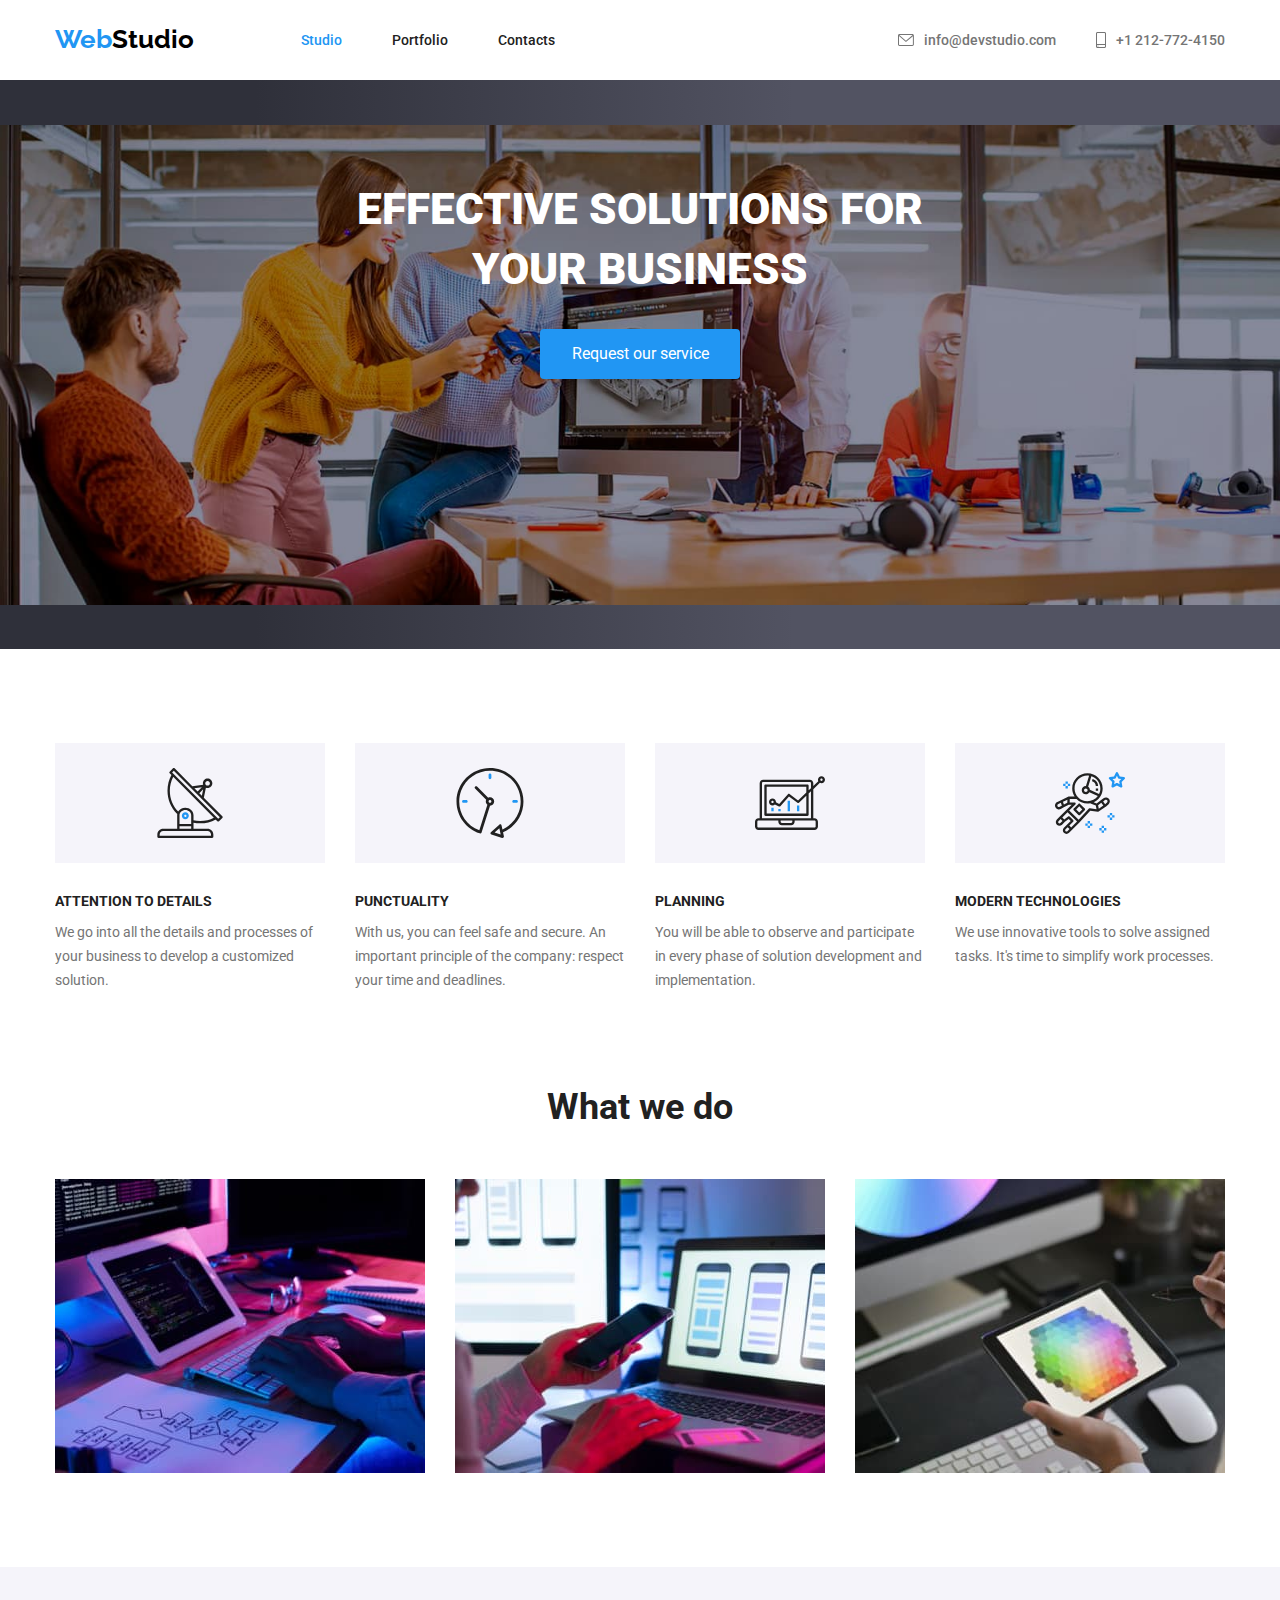
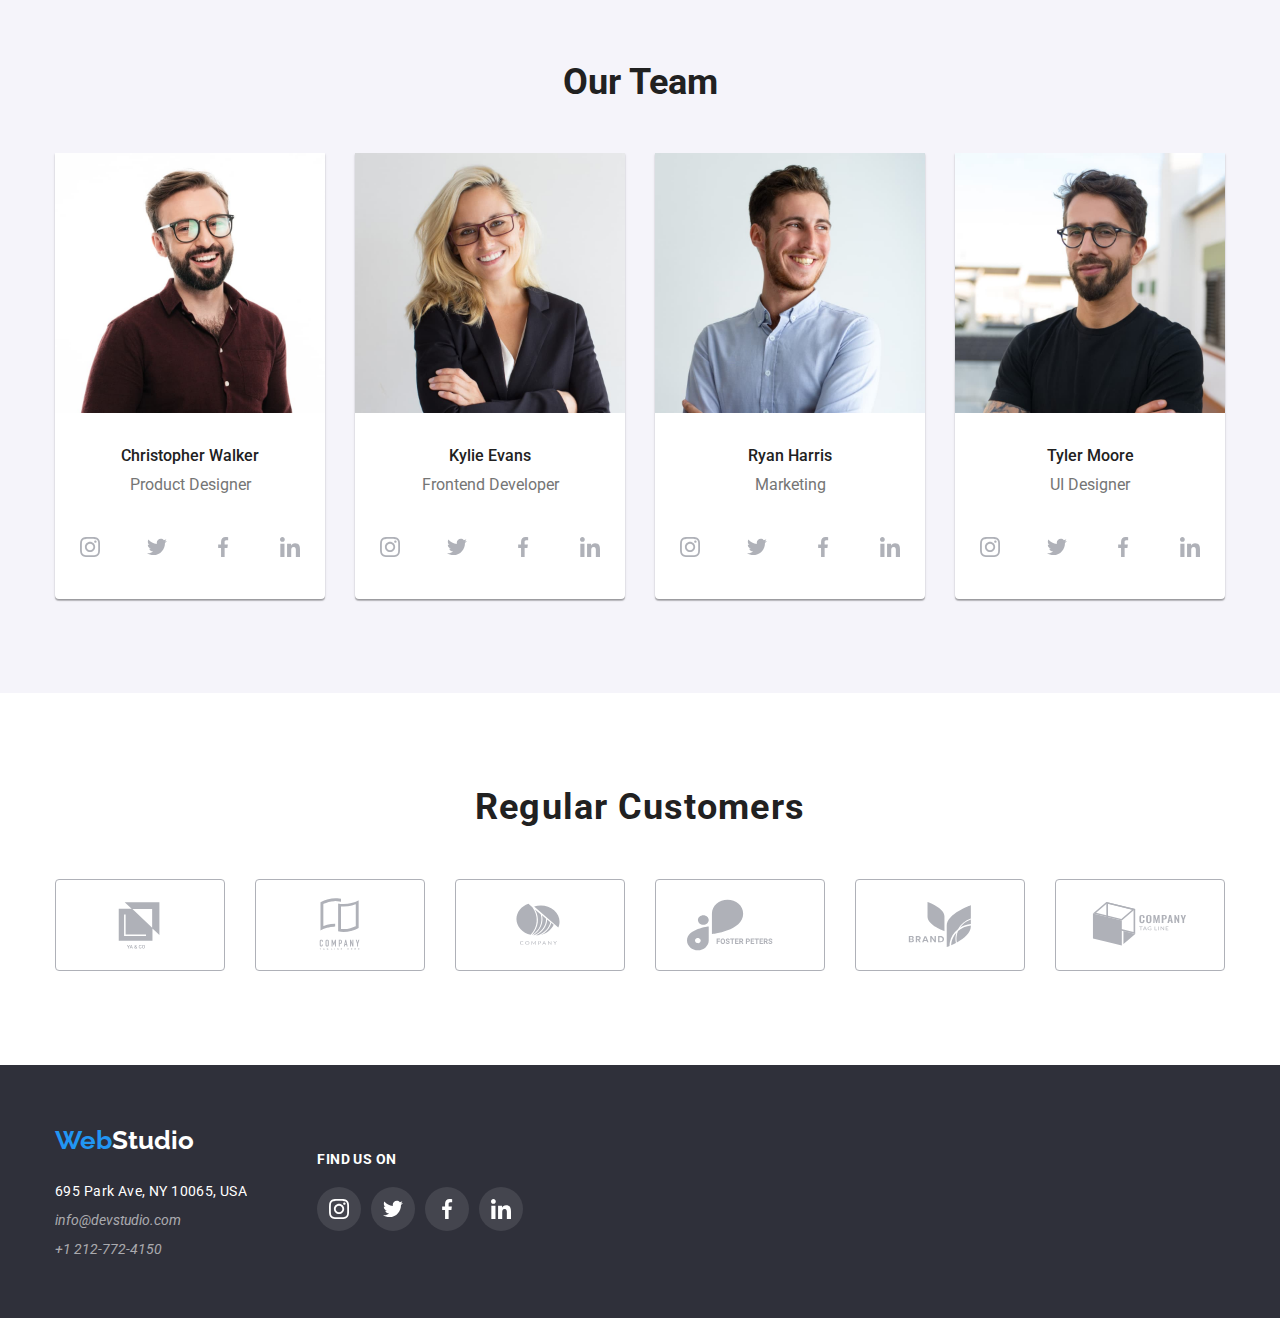
<file: index.html>
<!DOCTYPE html>
<html lang="en">
  <head>
    <meta charset="UTF-8" />
    <meta name="viewport" content="width=device-width, initial-scale=1.0" />
    <title>WebStudio</title>
    <link rel="stylesheet" href="./css/modern-normalize.css" />
    <link rel="preconnect" href="https://fonts.googleapis.com" />
    <link rel="preconnect" href="https://fonts.gstatic.com" crossorigin />
    <link
      href="https://fonts.googleapis.com/css2?family=Raleway:wght@700&family=Roboto:wght@400;500;700;900&display=swap"
      rel="stylesheet"
    />
    <link rel="stylesheet" href="./css/styles.css" />
  </head>
  <body class="container">
    <!--Header-->
    <header class="header small-container">
      <div class="header-container">
        <a href="index.html" class="logo"
          ><span class="logo-color">Web</span>Studio</a
        >
        <!--Website Navigation-->
        <nav class="navigation">
          <ul class="header-links">
            <li>
              <a href="index.html" class="link studio">Studio</a>
            </li>
            <li>
              <a href="portfolio.html" class="link portfolio">Portfolio</a>
            </li>
            <li><a href="" class="link contacts-page">Contacts</a></li>
          </ul>
        </nav>
        <!--Link to contacts-->
        <ul class="header-contacts">
          <li class="mail-header-group">
            <a
              href="mailto:info@devstudio.com"
              class="contacts header-contacts-mail"
              ><span
                href="mailto:info@devstudio.com"
                class="header-icon header-contacts-mail"
                aria-label="Mail"
                ><svg class="mail">
                  <use href="./images/icons.svg#icon-envelope"></use>
                </svg> </span
              >info@devstudio.com</a
            >
          </li>
          <li class="phone-header-group">
            <a href="tel:+12127724150" class="contacts header-contacts-phone"
              ><span
                href="tel:+12127724150"
                class="header-icon header-contacts-phone"
                aria-label="Phone number"
                ><svg class="phone">
                  <use href="./images/icons.svg#icon-smartphone"></use>
                </svg> </span
              >+1 212-772-4150</a
            >
          </li>
        </ul>
      </div>
    </header>
    <!--Main Section-->
    <main>
      <!--Title and contact button-->
      <section class="main-title-section container">
        <h1 class="main-title">
          EFFECTIVE SOLUTIONS FOR <br />
          YOUR BUSINESS
        </h1>
        <button type="button" class="main-button">Request our service</button>
      </section>
      <!--Qualities-->
      <div class="qualities-container section">
        <div class="qualities-icons small-container">
          <rect class="qualities-rect">
            <svg class="qualities-icon" id="icon-antenna">
              <use href="./images/icons.svg#icon-antenna"></use>
            </svg>
          </rect>
          <rect class="qualities-rect">
            <svg class="qualities-icon" id="icon-clock">
              <use href="./images/icons.svg#icon-clock"></use>
            </svg>
          </rect>
          <rect class="qualities-rect">
            <svg class="qualities-icon" id="icon-diagram">
              <use href="./images/icons.svg#icon-diagram"></use>
            </svg>
          </rect>
          <rect class="qualities-rect">
            <svg class="qualities-icon" id="icon-astronaut">
              <use href="./images/icons.svg#icon-astronaut"></use>
            </svg>
          </rect>
        </div>
        <ul class="qualities-list small-container">
          <li class="qualities">
            <h3 class="qualities-title">ATTENTION TO DETAILS</h3>
            <p class="qualities-content">
              We go into all the details and processes of your business to
              develop a customized solution.
            </p>
          </li>
          <li class="qualities">
            <h3 class="qualities-title">PUNCTUALITY</h3>
            <p class="qualities-content">
              With us, you can feel safe and secure. An important principle of
              the company: respect your time and deadlines.
            </p>
          </li>
          <li class="qualities">
            <h3 class="qualities-title">PLANNING</h3>
            <p class="qualities-content">
              You will be able to observe and participate in every phase of
              solution development and implementation.
            </p>
          </li>
          <li class="qualities">
            <h3 class="qualities-title">MODERN TECHNOLOGIES</h3>
            <p class="qualities-content">
              We use innovative tools to solve assigned tasks. It's time to
              simplify work processes.
            </p>
          </li>
        </ul>
      </div>
      <!--What we do Section-->
      <section class="section small-container">
        <h2 class="title-what-we-do">What we do</h2>
        <div class="what-we-do-images">
          <img
            class="image"
            width="370"
            height="294"
            src="images/coding.jpg"
            alt="typing on keyboard"
          />
          <img
            class="image"
            width="370"
            height="294"
            src="images/mobile-development.jpg"
            alt="mobile development"
          />
          <img
            class="image"
            width="370"
            height="294"
            src="images/choosing-color.jpg"
            alt="choosing color"
          />
        </div>
      </section>
      <!--Team Section-->
      <section class="container our-team">
        <h2 class="title-our-team">Our Team</h2>
        <ul class="team-list">
          <li class="card">
            <img
              width="270"
              height="260"
              src="images/walker.jpg"
              alt="photo of Christopher Walker"
            />
            <h3 class="our-team-member">Christopher Walker</h3>
            <p class="our-team-jobs">Product Designer</p>
            <div class="team-icon-list">
              <a
                href="https://www.instagram.com/"
                target="_blank"
                rel="nofollow noopener noreferrer"
                class="team-icon"
                aria-label="Instagram"
              >
                <svg>
                  <use href="./images/icons.svg#icon-instagram"></use>
                </svg>
              </a>
              <a
                href="https://www.twitter.com/"
                target="_blank"
                rel="nofollow noopener noreferrer"
                class="team-icon"
                aria-label="Twitter"
              >
                <svg>
                  <use href="./images/icons.svg#icon-twitter"></use>
                </svg>
              </a>
              <a
                href="https://www.facebook.com/"
                target="_blank"
                rel="nofollow noopener noreferrer"
                class="team-icon"
                aria-label="Facebook"
              >
                <svg>
                  <use href="./images/icons.svg#icon-facebook"></use>
                </svg>
              </a>
              <a
                href="https://www.linkedin.com/"
                target="_blank"
                rel="nofollow noopener noreferrer"
                class="team-icon"
                aria-label="Linkedin"
              >
                <svg>
                  <use href="./images/icons.svg#icon-linkedin"></use>
                </svg>
              </a>
            </div>
          </li>
          <li class="card">
            <img
              width="270"
              height="260"
              src="images/evans.jpg"
              alt="photo of Kylie Evans"
            />
            <h3 class="our-team-member">Kylie Evans</h3>
            <p class="our-team-jobs">Frontend Developer</p>
            <div class="team-icon-list">
              <a
                href="https://www.instagram.com/"
                target="_blank"
                rel="nofollow noopener noreferrer"
                class="team-icon"
                aria-label="Instagram"
              >
                <svg>
                  <use href="./images/icons.svg#icon-instagram"></use>
                </svg>
              </a>
              <a
                href="https://www.twitter.com/"
                target="_blank"
                rel="nofollow noopener noreferrer"
                class="team-icon"
                aria-label="Twitter"
              >
                <svg>
                  <use href="./images/icons.svg#icon-twitter"></use>
                </svg>
              </a>
              <a
                href="https://www.facebook.com/"
                target="_blank"
                rel="nofollow noopener noreferrer"
                class="team-icon"
                aria-label="Facebook"
              >
                <svg>
                  <use href="./images/icons.svg#icon-facebook"></use>
                </svg>
              </a>
              <a
                href="https://www.linkedin.com/"
                target="_blank"
                rel="nofollow noopener noreferrer"
                class="team-icon"
                aria-label="Linkedin"
              >
                <svg>
                  <use href="./images/icons.svg#icon-linkedin"></use>
                </svg>
              </a>
            </div>
          </li>
          <li class="card">
            <img
              width="270"
              height="260"
              src="images/harris.jpg"
              alt="photo of Ryan Harris"
            />
            <h3 class="our-team-member">Ryan Harris</h3>
            <p class="our-team-jobs">Marketing</p>
            <div class="team-icon-list">
              <a
                href="https://www.instagram.com/"
                target="_blank"
                rel="nofollow noopener noreferrer"
                class="team-icon"
                aria-label="Instagram"
              >
                <svg>
                  <use href="./images/icons.svg#icon-instagram"></use>
                </svg>
              </a>
              <a
                href="https://www.twitter.com/"
                target="_blank"
                rel="nofollow noopener noreferrer"
                class="team-icon"
                aria-label="Twitter"
              >
                <svg>
                  <use href="./images/icons.svg#icon-twitter"></use>
                </svg>
              </a>
              <a
                href="https://www.facebook.com/"
                target="_blank"
                rel="nofollow noopener noreferrer"
                class="team-icon"
                aria-label="Facebook"
              >
                <svg>
                  <use href="./images/icons.svg#icon-facebook"></use>
                </svg>
              </a>
              <a
                href="https://www.linkedin.com/"
                target="_blank"
                rel="nofollow noopener noreferrer"
                class="team-icon"
                aria-label="Linkedin"
              >
                <svg>
                  <use href="./images/icons.svg#icon-linkedin"></use>
                </svg>
              </a>
            </div>
          </li>
          <li class="card">
            <img
              width="270"
              height="260"
              src="images/moore.jpg"
              alt="photo of Tyler Moore"
            />
            <h3 class="our-team-member">Tyler Moore</h3>
            <p class="our-team-jobs">UI Designer</p>
            <div class="team-icon-list">
              <a
                href="https://www.instagram.com/"
                target="_blank"
                rel="nofollow noopener noreferrer"
                class="team-icon"
                aria-label="Instagram"
              >
                <svg>
                  <use href="./images/icons.svg#icon-instagram"></use>
                </svg>
              </a>
              <a
                href="https://www.twitter.com/"
                target="_blank"
                rel="nofollow noopener noreferrer"
                class="team-icon"
                aria-label="Twitter"
              >
                <svg>
                  <use href="./images/icons.svg#icon-twitter"></use>
                </svg>
              </a>
              <a
                href="https://www.facebook.com/"
                target="_blank"
                rel="nofollow noopener noreferrer"
                class="team-icon"
                aria-label="Facebook"
              >
                <svg>
                  <use href="./images/icons.svg#icon-facebook"></use>
                </svg>
              </a>
              <a
                href="https://www.linkedin.com/"
                target="_blank"
                rel="nofollow noopener noreferrer"
                class="team-icon"
                aria-label="Linkedin"
              >
                <svg>
                  <use href="./images/icons.svg#icon-linkedin"></use>
                </svg>
              </a>
            </div>
          </li>
        </ul>
      </section>
      <div class="regular-customers small-container section">
        <h3 class="regular-customers-title">Regular Customers</h3>
        <div class="regular-customers-container">
          <rect class="regular-customers-logo-container"
            ><svg class="regular-customers-logo" id="logo-1">
              <use href="./images/icons.svg#icon-logo-1"></use>
            </svg>
          </rect>
          <rect class="regular-customers-logo-container"
            ><svg class="regular-customers-logo">
              <use href="./images/icons.svg#icon-logo-2"></use>
            </svg>
          </rect>
          <rect class="regular-customers-logo-container"
            ><svg class="regular-customers-logo">
              <use href="./images/icons.svg#icon-logo-3"></use>
            </svg>
          </rect>
          <rect class="regular-customers-logo-container"
            ><svg class="regular-customers-logo">
              <use href="./images/icons.svg#icon-logo-4"></use>
            </svg>
          </rect>
          <rect class="regular-customers-logo-container"
            ><svg class="regular-customers-logo">
              <use href="./images/icons.svg#icon-logo-5"></use>
            </svg>
          </rect>
          <rect class="regular-customers-logo-container"
            ><svg class="regular-customers-logo">
              <use href="./images/icons.svg#icon-logo-6"></use>
            </svg>
          </rect>
        </div>
      </div>
    </main>
    <!--Footer-->
    <footer class="footer container">
      <div class="small-container footer-container">
        <div>
          <a href="index.html" class="logo footer-logo"
            ><span class="logo-color">Web</span
            ><span class="logo-second-color">Studio</span></a
          >
          <!--Adress-->
          <address>
            <ul class="footer-contacts">
              <li class="footer-location footer-adress">
                <a
                  href="https://www.google.com/maps/place/695+Park+Ave,+New+York,+NY+10065,+USA/@40.7688994,-73.9676005,17z/data=!3m1!4b1!4m6!3m5!1s0x89c258ebe8836e8f:0xa007c44e7c4aa0eb!8m2!3d40.7688994!4d-73.9650256!16s%2Fg%2F11c250btd8?entry=ttu"
                  class="adress location"
                  >695 Park Ave, NY 10065, USA</a
                >
              </li>
              <li class="footer-adress">
                <a href="mailto:info@devstudio.com" class="adress"
                  >info@devstudio.com</a
                >
              </li>
              <li class="footer-adress">
                <a href="tel:+12127724150" class="adress">+1 212-772-4150</a>
              </li>
            </ul>
          </address>
        </div>
        <div class="footer-icon-list">
          <h3 class="footer-icon-title">Find us on</h3>
          <div class="footer-icon-container">
            <a
              href="https://www.instagram.com/"
              target="_blank"
              rel="nofollow noopener noreferrer"
              class="footer-icon"
              aria-label="Instagram"
            >
              <svg>
                <use href="./images/icons.svg#icon-instagram"></use>
              </svg>
            </a>
            <a
              href="https://www.twitter.com/"
              target="_blank"
              rel="nofollow noopener noreferrer"
              class="footer-icon"
              aria-label="Twitter"
            >
              <svg>
                <use href="./images/icons.svg#icon-twitter"></use>
              </svg>
            </a>
            <a
              href="https://www.facebook.com/"
              target="_blank"
              rel="nofollow noopener noreferrer"
              class="footer-icon"
              aria-label="Facebook"
            >
              <svg>
                <use href="./images/icons.svg#icon-facebook"></use>
              </svg>
            </a>
            <a
              href="https://www.linkedin.com/"
              target="_blank"
              rel="nofollow noopener noreferrer"
              class="footer-icon"
              aria-label="Linkedin"
            >
              <svg>
                <use href="./images/icons.svg#icon-linkedin"></use>
              </svg>
            </a>
          </div>
        </div>
      </div>
    </footer>
  </body>
</html>
</file>
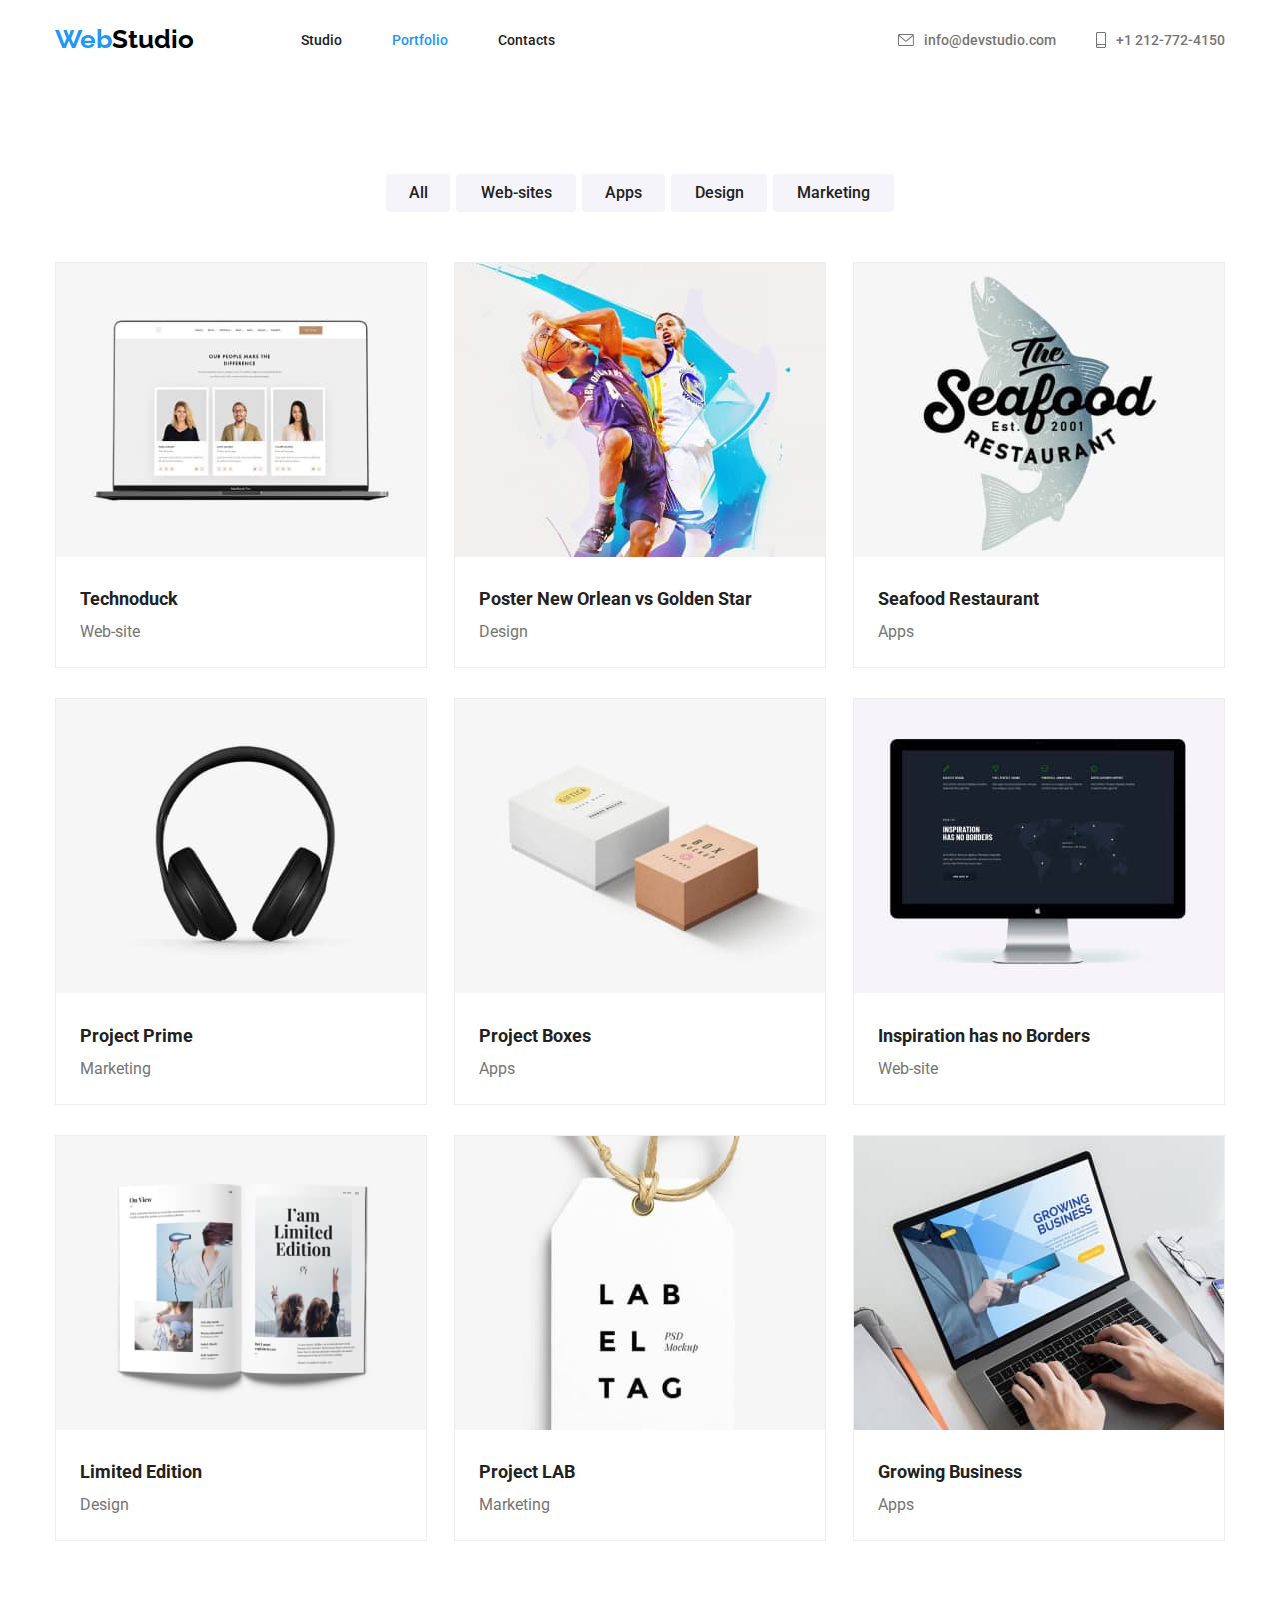
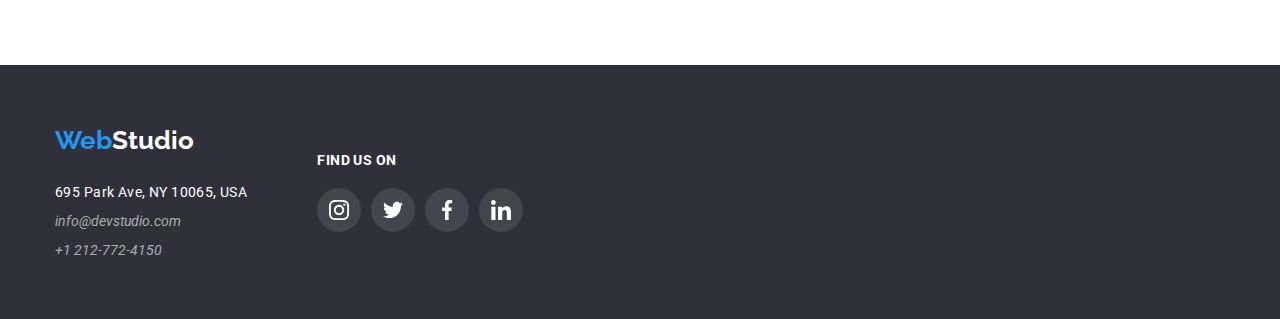
<file: portfolio.html>
<!DOCTYPE html>
<html lang="en">
  <head>
    <meta charset="UTF-8" />
    <meta name="viewport" content="width=device-width, initial-scale=1.0" />
    <title>WebStudio</title>
    <link rel="stylesheet" href="./css/modern-normalize.css" />
    <link rel="preconnect" href="https://fonts.googleapis.com" />
    <link rel="preconnect" href="https://fonts.gstatic.com" crossorigin />
    <link
      href="https://fonts.googleapis.com/css2?family=Raleway:wght@700&family=Roboto:wght@400;500;700;900&display=swap"
      rel="stylesheet"
    />
    <link rel="stylesheet" href="./css/styles.css" />
  </head>
  <body>
    <!--Header-->
    <header class="header small-container">
      <div class="header-container">
        <a href="index.html" class="logo"
          ><span class="logo-color">Web</span>Studio</a
        >
        <!--Website Navigation-->
        <nav class="navigation">
          <ul class="header-links">
            <li>
              <a href="index.html" class="link ">Studio</a>
            </li>
            <li>
              <a href="portfolio.html" class="link portfolio-page">Portfolio</a>
            </li>
            <li><a href="" class="link contacts-page">Contacts</a></li>
          </ul>
        </nav>
        <!--Link to contacts-->
        <ul class="header-contacts">
          <li class="mail-header-group">
            <a
              href="mailto:info@devstudio.com"
              class="contacts header-contacts-mail"
              ><span
                href="mailto:info@devstudio.com"
                class="header-icon header-contacts-mail"
                aria-label="Mail"
                ><svg class="mail">
                  <use href="./images/icons.svg#icon-envelope"></use>
                </svg> </span
              >info@devstudio.com</a
            >
          </li>
          <li class="phone-header-group">
            <a href="tel:+12127724150" class="contacts header-contacts-phone"
              ><span
                href="tel:+12127724150"
                class="header-icon header-contacts-phone"
                aria-label="Phone number"
                ><svg class="phone">
                  <use href="./images/icons.svg#icon-smartphone"></use>
                </svg> </span
              >+1 212-772-4150</a
            >
          </li>
        </ul>
      </div>
    </header>
    <!--Main Section-->
    <main class="section small-container">
      <!--Buttons Section-->
      <div>
        <ul class="button-list">
          <li><button type="button" class="button button-all">All</button></li>
          <li>
            <button type="button" class="button button-web-sites">
              Web-sites
            </button>
          </li>
          <li>
            <button type="button" class="button button-apps">Apps</button>
          </li>
          <li>
            <button type="button" class="button button-design">Design</button>
          </li>
          <li>
            <button type="button" class="button button-marketing">
              Marketing
            </button>
          </li>
        </ul>
      </div>
      <!--All Projects-->
      <div class="projects-list">
        <ul class="project">
          <li>
            <img
              width="370"
              height="294"
              src="images/technoduck.jpg"
              alt="Website Picture"
            />
            <h3 class="project-title">Technoduck</h3>
            <p class="project-type">Web-site</p>
          </li>
        </ul>
        <ul class="project">
          <li>
            <img
              width="370"
              height="294"
              src="images/poster.jpg"
              alt="Poster of 2 basketball players"
            />
            <h3 class="project-title">Poster New Orlean vs Golden Star</h3>
            <p class="project-type">Design</p>
          </li>
        </ul>
        <ul class="project">
          <li>
            <img
              width="370"
              height="294"
              src="images/seafood-restaurant.jpg"
              alt="Restaurant Logo"
            />
            <h3 class="project-title">Seafood Restaurant</h3>
            <p class="project-type">Apps</p>
          </li>
        </ul>
        <ul class="project">
          <li>
            <img
              width="370"
              height="294"
              src="images/project-prime.jpg"
              alt="Black Headphones"
            />
            <h3 class="project-title">Project Prime</h3>
            <p class="project-type">Marketing</p>
          </li>
        </ul>
        <ul class="project">
          <li>
            <img
              width="370"
              height="294"
              src="images/project-boxes.jpg"
              alt="2 Boxes"
            />
            <h3 class="project-title">Project Boxes</h3>
            <p class="project-type">Apps</p>
          </li>
        </ul>
        <ul class="project">
          <li>
            <img
              width="370"
              height="294"
              src="images/inspiration.jpg"
              alt="Website Homescreen"
            />
            <h3 class="project-title">Inspiration has no Borders</h3>
            <p class="project-type">Web-site</p>
          </li>
        </ul>
        <ul class="project">
          <li>
            <img
              width="370"
              height="294"
              src="images/limited-edition.jpg"
              alt="Open Book"
            />
            <h3 class="project-title">Limited Edition</h3>
            <p class="project-type">Design</p>
          </li>
        </ul>
        <ul class="project">
          <li>
            <img
              width="370"
              height="294"
              src="images/project-lab.jpg"
              alt="white tag"
            />
            <h3 class="project-title">Project LAB</h3>
            <p class="project-type">Marketing</p>
          </li>
        </ul>
        <ul class="project">
          <li>
            <img
              width="370"
              height="294"
              src="images/growing-business.jpg"
              alt="Typing on Laptop keyboard"
            />
            <h3 class="project-title">Growing Business</h3>
            <p class="project-type">Apps</p>
          </li>
        </ul>
      </div>
    </main>
    <footer class="footer container">
      <div class="small-container footer-container">
        <div>
          <a href="index.html" class="logo footer-logo"
            ><span class="logo-color">Web</span
            ><span class="logo-second-color">Studio</span></a
          >
          <!--Adress-->
          <address>
            <ul class="footer-contacts">
              <li class="footer-location footer-adress">
                <a
                  href="https://www.google.com/maps/place/695+Park+Ave,+New+York,+NY+10065,+USA/@40.7688994,-73.9676005,17z/data=!3m1!4b1!4m6!3m5!1s0x89c258ebe8836e8f:0xa007c44e7c4aa0eb!8m2!3d40.7688994!4d-73.9650256!16s%2Fg%2F11c250btd8?entry=ttu"
                  class="adress location"
                  >695 Park Ave, NY 10065, USA</a
                >
              </li>
              <li class="footer-adress">
                <a href="mailto:info@devstudio.com" class="adress"
                  >info@devstudio.com</a
                >
              </li>
              <li class="footer-adress">
                <a href="tel:+12127724150" class="adress">+1 212-772-4150</a>
              </li>
            </ul>
          </address>
        </div>
        <div class="footer-icon-list">
          <h3 class="footer-icon-title">Find us on</h3>
          <div class="footer-icon-container">
            <a
              href="https://www.instagram.com/"
              target="_blank"
              rel="nofollow noopener noreferrer"
              class="footer-icon"
              aria-label="Instagram"
            >
              <svg>
                <use href="./images/icons.svg#icon-instagram"></use>
              </svg>
            </a>
            <a
              href="https://www.twitter.com/"
              target="_blank"
              rel="nofollow noopener noreferrer"
              class="footer-icon"
              aria-label="Twitter"
            >
              <svg>
                <use href="./images/icons.svg#icon-twitter"></use>
              </svg>
            </a>
            <a
              href="https://www.facebook.com/"
              target="_blank"
              rel="nofollow noopener noreferrer"
              class="footer-icon"
              aria-label="Facebook"
            >
              <svg>
                <use href="./images/icons.svg#icon-facebook"></use>
              </svg>
            </a>
            <a
              href="https://www.linkedin.com/"
              target="_blank"
              rel="nofollow noopener noreferrer"
              class="footer-icon"
              aria-label="Linkedin"
            >
              <svg>
                <use href="./images/icons.svg#icon-linkedin"></use>
              </svg>
            </a>
          </div>
        </div>
      </div>
    </footer>
  </body>
</html>
</file>
<file: css/styles.css>
:root {
  --title-color: #212121;
  --text-color: #757575;
  --background-color: #ffffff;
  --brand-color: #2196f3;
}
h1,
h2,
h3,
h4,
h5,
h6,
p,
ul {
  margin: 0;
  padding: 0;
  list-style: none;
  overflow: hidden;
}
*,
::before,
::after {
  box-sizing: border-box;
}
.header {
  border: 1px solid #ececec;
}
/*logo*/
.logo {
  text-decoration: none;
  color: #000;
  font-family: "Raleway";
  font-weight: 700;
  font-size: 26px;
  line-height: 1.18;
  letter-spacing: 3%;
}
.logo-color {
  color: var(--brand-color);
}
.logo-second-color {
  color: var(--background-color);
}
/*Body*/
body {
  font-family: "Roboto", sans-serif;
  background-color: var(--background-color);
  color: var(--title-color);
}
/*Lists*/
.header-links,
.header-contacts,
.footer-contacts,
.qualities-list,
.team-list,
.button-list,
.projects-list > ul {
  list-style: none;
}

/*Links*/
.link {
  text-decoration: none;
  color: var(--title-color);
  font-weight: 500;
  font-size: 14px;
  line-height: 1.18;
  letter-spacing: 2%;
}
.studio {
  color: var(--brand-color);
}
.contacts:hover,
.link:hover,
.contacts:focus,
.link:focus {
  color: var(--brand-color);
}
/*Contacts*/
.contacts {
  color: var(--text-color);
  text-decoration: none;
  font-weight: 500;
  font-size: 14px;
  line-height: 1.18;
  letter-spacing: 2%;
}
/*Main Section title + button*/
.main-title {
  color: #fff;
  font-weight: 900;
  font-size: 44px;
  line-height: 1.36;
  text-align: center;
  letter-spacing: 6%;
}
.main-button {
  background-color: var(--brand-color);
  color: var(--background-color);
  width: 200px;
  height: 50px;
  cursor: pointer;
  letter-spacing: 6%;
  border-radius: 4px;
  box-shadow: 0px 4px 4px 0px rgba(0, 0, 0, 0.15);
  border: 0;
  padding: 0;
}
/*qualities*/
.qualities-title {
  font-weight: 700;
  font-size: 14px;
  line-height: 1.18;
  letter-spacing: 3%;
}
.qualities-content {
  color: #757575;
  font-size: 14px;
  line-height: 1.72;
  letter-spacing: 3%;
}
/*What we do*/
.title-what-we-do {
  font-weight: 700;
  font-size: 36px;
  line-height: 1.18;
  letter-spacing: 3%;
  text-align: center;
}
/*Our Team*/
.title-our-team {
  font-weight: 700;
  font-size: 36px;
  line-height: 1.18;
  letter-spacing: 3%;
  text-align: center;
}
.team-list {
  color: var(--title-color);
}
.our-team-member {
  font-weight: 500;
  font-size: 16px;
  line-height: 1.18;
  letter-spacing: 3%;
  text-align: center;
}
.our-team-jobs {
  color: var(--text-color);
  font-size: 16px;
  line-height: 1.18;
  letter-spacing: 3%;
  text-align: center;
}
/*Portfolio page*/
.portfolio-page {
  color: var(--brand-color);
}
/*Buttons*/
.button {
  background-color: #f5f4fa;
  color: var(--title-color);
  cursor: pointer;
  font-weight: 500;
  font-size: 16px;
  line-height: 1.625;
  text-align: center;
  border: none;
}

.button-all {
  width: 64px;
  height: 38px;
}
.button-web-sites {
  width: 120px;
  height: 38px;
}
.button-apps {
  width: 83px;
  height: 38px;
}
.button-design {
  width: 96px;
  height: 38px;
}
.button-marketing {
  width: 121px;
  height: 38px;
}
.button:hover,
.button:focus {
  background-color: var(--brand-color);
  color: var(--background-color);
  border-radius: 4px;
  box-shadow: 0px 2px 2px 0px rgba(0, 0, 0, 0.12),
    0px 1px 2px 0px rgba(0, 0, 0, 0.08), 0px 3px 1px 0px rgba(0, 0, 0, 0.1);
}

/* Projects */
.project {
  border: 1px solid #eee;
}
.project-title {
  font-weight: 700;
  font-size: 18px;
  line-height: 2;
  letter-spacing: 6%;
}
.project-type {
  color: var(--text-color);
  font-size: 16px;
  line-height: 1.88;
  letter-spacing: 3%;
}

/*Footer*/
.footer {
  background-color: #2f303a;
}
.footer-contacts {
  margin-top: 28px;
  font-size: 14px;
  line-height: 1.18;
  letter-spacing: 3%;
}
.footer-location {
  font-size: 14px;
  line-height: 1.14;
  letter-spacing: 3%;
}
/*Footer Adress*/
.adress {
  color: rgba(255, 255, 255, 0.6);
  text-decoration: none;
  font-size: 14px;
  line-height: 1.14;
  letter-spacing: 3%;
}
.location {
  color: var(--background-color);
  line-height: 1.18;
  font-style: normal;
  font-weight: 400;
  letter-spacing: 0.42px;
}

.adress:hover,
.adress:focus {
  color: var(--brand-color);
}

/*Header layout*/
.container {
  width: 100%;
  margin: 0 auto;
  padding: auto;
}
.small-container {
  width: 1170px;
  margin: 0 auto;
  padding: 0 auto;
  border: 0;
}
.section {
  margin-top: 94px;
  margin-bottom: 94px;
}
.header-container {
  width: 100%;
  display: flex;
  align-items: center;
  justify-content: space-between;
  flex-shrink: 0;
  gap: 1px;
}
.logo {
  margin-top: 24px;
  margin-bottom: 25px;
  margin-left: 0;
  margin-right: 0;
}
.header-links {
  display: flex;
  gap: 50px;
}
.navigation {
  padding-right: 330px;
  padding-left: 93px;
}

.header-contacts {
  display: flex;
  justify-content: center;
  gap: 40px;
  justify-content: center;
  align-items: center;
}

.main-title-section {
  width: 100%;
  padding-top: 100px;
  padding-bottom: 270px;
  background-color: rgba(47, 48, 58, 0.4);
  background-image: url("../images/main-title-section-image.jpg"),
    linear-gradient(to right, rgba(47, 48, 58, 1) 20%, rgba(82, 83, 98, 1) 62%);
  background-repeat: no-repeat;
  background-size: contain;
  background-position: center;
}

.main-title {
  margin-bottom: 30px;
}
.main-button {
  display: flex;
  justify-content: center;
  align-items: center;
  margin: auto;
}
/*Qualities list*/
.qualities-container {
  display: flex;
  justify-content: center;
  flex-direction: column;
  width: 100%;
  margin-top: 94px;
}
.qualities-list {
  display: flex;
  justify-content: space-between;
  gap: 30px;
  width: 1170px;
  flex-shrink: 0;
  margin-top: 30px;
}

.qualities:last-child {
  margin-right: 0;
}
.qualities-content {
  margin-top: 10px;
  width: 270px;
}

.what-we-do-images {
  display: flex;
  justify-content: center;
  width: 1170px;
  flex-shrink: 0;
}
.image {
  margin: 50px 30px 0 0;
  flex-shrink: 0;
}
.image:last-child {
  margin-right: 0;
}
.team-list {
  display: flex;
  justify-content: center;
  margin: 0 auto;
}
.our-team {
  background-color: #f5f4fa;
  margin: 0 auto;
  padding-top: 94px;
}
.title-our-team {
  margin-bottom: 50px;
}
.card {
  width: 270px;
  flex-shrink: 0;
  border-radius: 0px 0px 4px 4px;
  background: var(--background-color);
  box-shadow: 0px 2px 1px 0px rgba(0, 0, 0, 0.2),
    0px 1px 1px 0px rgba(0, 0, 0, 0.14), 0px 1px 3px 0px rgba(0, 0, 0, 0.12);
  margin: 0 30px 94px 0;
}
.card:last-child {
  margin-right: 0;
}
.our-team-member {
  margin: auto;
  margin-top: 30px;
  margin-bottom: 10px;
}
.our-team-jobs {
  margin: auto;
  margin-bottom: 30px;
}
.footer-logo .logo {
  margin-left: 0;
  margin-bottom: 28px;
}
.footer-logo {
  padding-top: 30px;
  padding-bottom: 28px;
}
.footer-adress {
  margin-bottom: 12px;
}
.footer-adress:last-child {
  margin-bottom: 0;
}
/*Portfolio Page*/
.button-list {
  display: flex;
  justify-content: center;
  gap: 6px;
}
.button {
  border-radius: 4px;
  background: #f5f4fa;
  margin-bottom: 50px;
}
.button-list:last-child {
  margin-right: 0;
}
.projects-list {
  display: flex;
  flex-direction: row;
  flex-wrap: wrap;
  justify-content: space-between;
  align-items: center;
  align-content: space-between;
}
.project {
  flex-shrink: 0;
  background: var(--background-color);
  margin-bottom: 30px;
  border-bottom: 1px solid #eee;
}
.project-title {
  margin: 20px 24px 0 24px;
}
.project-type {
  margin: 0 24px 20px 24px;
}
.mail-header-group {
  display: flex;
  gap: 10px;
}

.phone-header-group {
  display: flex;
  gap: 10px;
}

.header-icon {
  text-decoration: none;
}
.mail {
  width: 16px;
  height: 12px;
}
.phone {
  width: 10px;
  height: 16px;
}

.header-contacts-mail,
.header-contacts-phone {
  display: flex;
  justify-content: center;
  align-items: center;
  gap: 10px;
}
.header-contacts-phone:hover,
.header-contacts-phone:focus {
  stroke: var(--brand-color);
}

.qualities-icons {
  display: flex;
  justify-content: space-between;
  align-items: center;
}
.qualities-rect {
  display: flex;
  justify-content: center;
  align-items: center;
  width: 270px;
  height: 120px;
  background-color: #f5f4fa;
}
#icon-antenna,
#icon-clock,
#icon-diagram,
#icon-astronaut {
  width: 70px;
  height: 70px;
}
.team-icon-list {
  display: flex;
  justify-content: space-evenly;
  align-items: center;
  margin-top: 16px;
  margin-bottom: 30px;
  gap: 10px;
}
.team-icon-list .team-icon {
  width: 44px;
  height: 44px;
  display: flex;
  justify-content: center;
  align-items: center;
  background-color: var(--background-color);
  color: #afb1b8;
  border-radius: 50%;
}
.team-icon-list .team-icon:hover,
.team-icon-list .team-icon:focus {
  background-color: var(--brand-color);
  color: var(--background-color);
}
.team-icon-list .team-icon svg {
  width: 20px;
  height: 20px;
}

.footer {
  display: flex;
}
.footer-container {
  display: flex;
  align-items: center;
  padding-top: 60px;
  padding-bottom: 60px;
}
.footer-icon-list {
  width: 206px;
  height: 80px;
  display: flex;
  flex-direction: column;
  justify-content: flex-start;
  align-items: flex-start;
  margin-left: 70px;
}
.footer-icon-title {
  color: #fff;
  font-family: Roboto;
  font-size: 14px;
  font-style: normal;
  font-weight: 700;
  line-height: normal;
  letter-spacing: 0.42px;
  text-transform: uppercase;
}
.footer-icon-container {
  display: flex;
  margin-top: 20px;
  gap: 10px;
  justify-content: center;
}
.footer-icon-container .footer-icon {
  width: 44px;
  height: 44px;
  background-color: rgba(255, 255, 255, 0.1);
  display: flex;
  justify-content: center;
  align-items: center;
  border-radius: 50%;
  color: var(--background-color);
}
.footer-icon-container .footer-icon svg {
  width: 20px;
  height: 20px;
}
.footer-icon-container .footer-icon:hover,
.footer-icon-container .footer-icon:focus {
  background-color: var(--brand-color);
}
.regular-customers {
  display: flex;
  flex-direction: column;
  align-items: center;
}
.regular-customers-title {
  margin-bottom: 50px;
  text-align: center;
  font-size: 36px;
  font-weight: 700;
  letter-spacing: 1.08px;
}
.regular-customers-container {
  display: flex;
  justify-content: center;
  gap: 30px;
}
.regular-customers-logo-container:hover .regular-customers-logo {
  color: var(--brand-color);
}
.regular-customers-logo-container {
  width: 170px;
  height: 92px;
  flex-shrink: 0;
  border-radius: 4px;
  border: 1px solid #afb1b8;
  display: flex;
  justify-content: center;
  align-items: center;
}
.regular-customers-logo {
  width: 106px;
  height: 60px;
  color: #afb1b8;
}
.regular-customers-logo-container:hover,
.regular-customers-logo-container:focus {
  border-radius: 4px;
  border: 1px solid #2196f3;
  cursor: pointer;
  fill: var(--brand-color);
}
.project:hover {
  border: 1px solid #eee;
  background: #fff;
  box-shadow: 1px 4px 6px 0px rgba(0, 0, 0, 0.16),
    0px 4px 4px 0px rgba(0, 0, 0, 0.06), 0px 1px 1px 0px rgba(0, 0, 0, 0.12);
  cursor: pointer;
}
</file>
